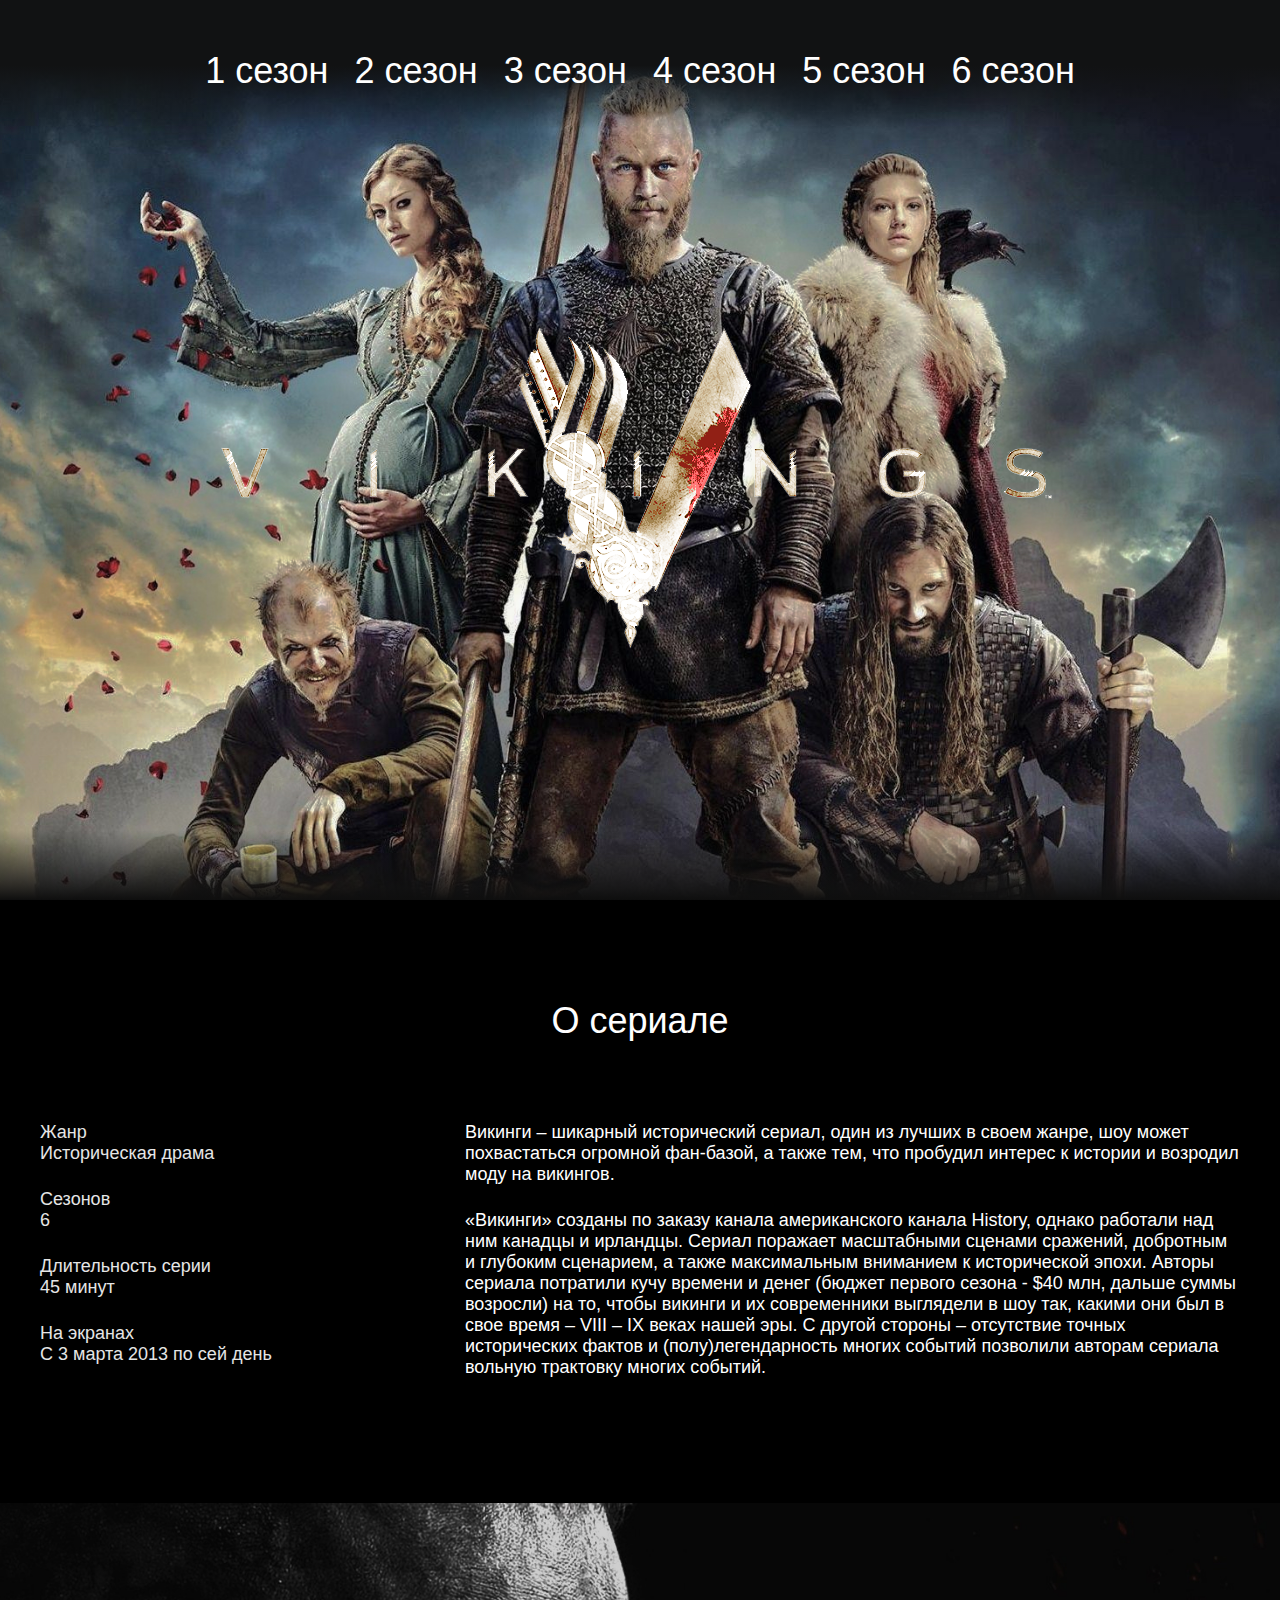
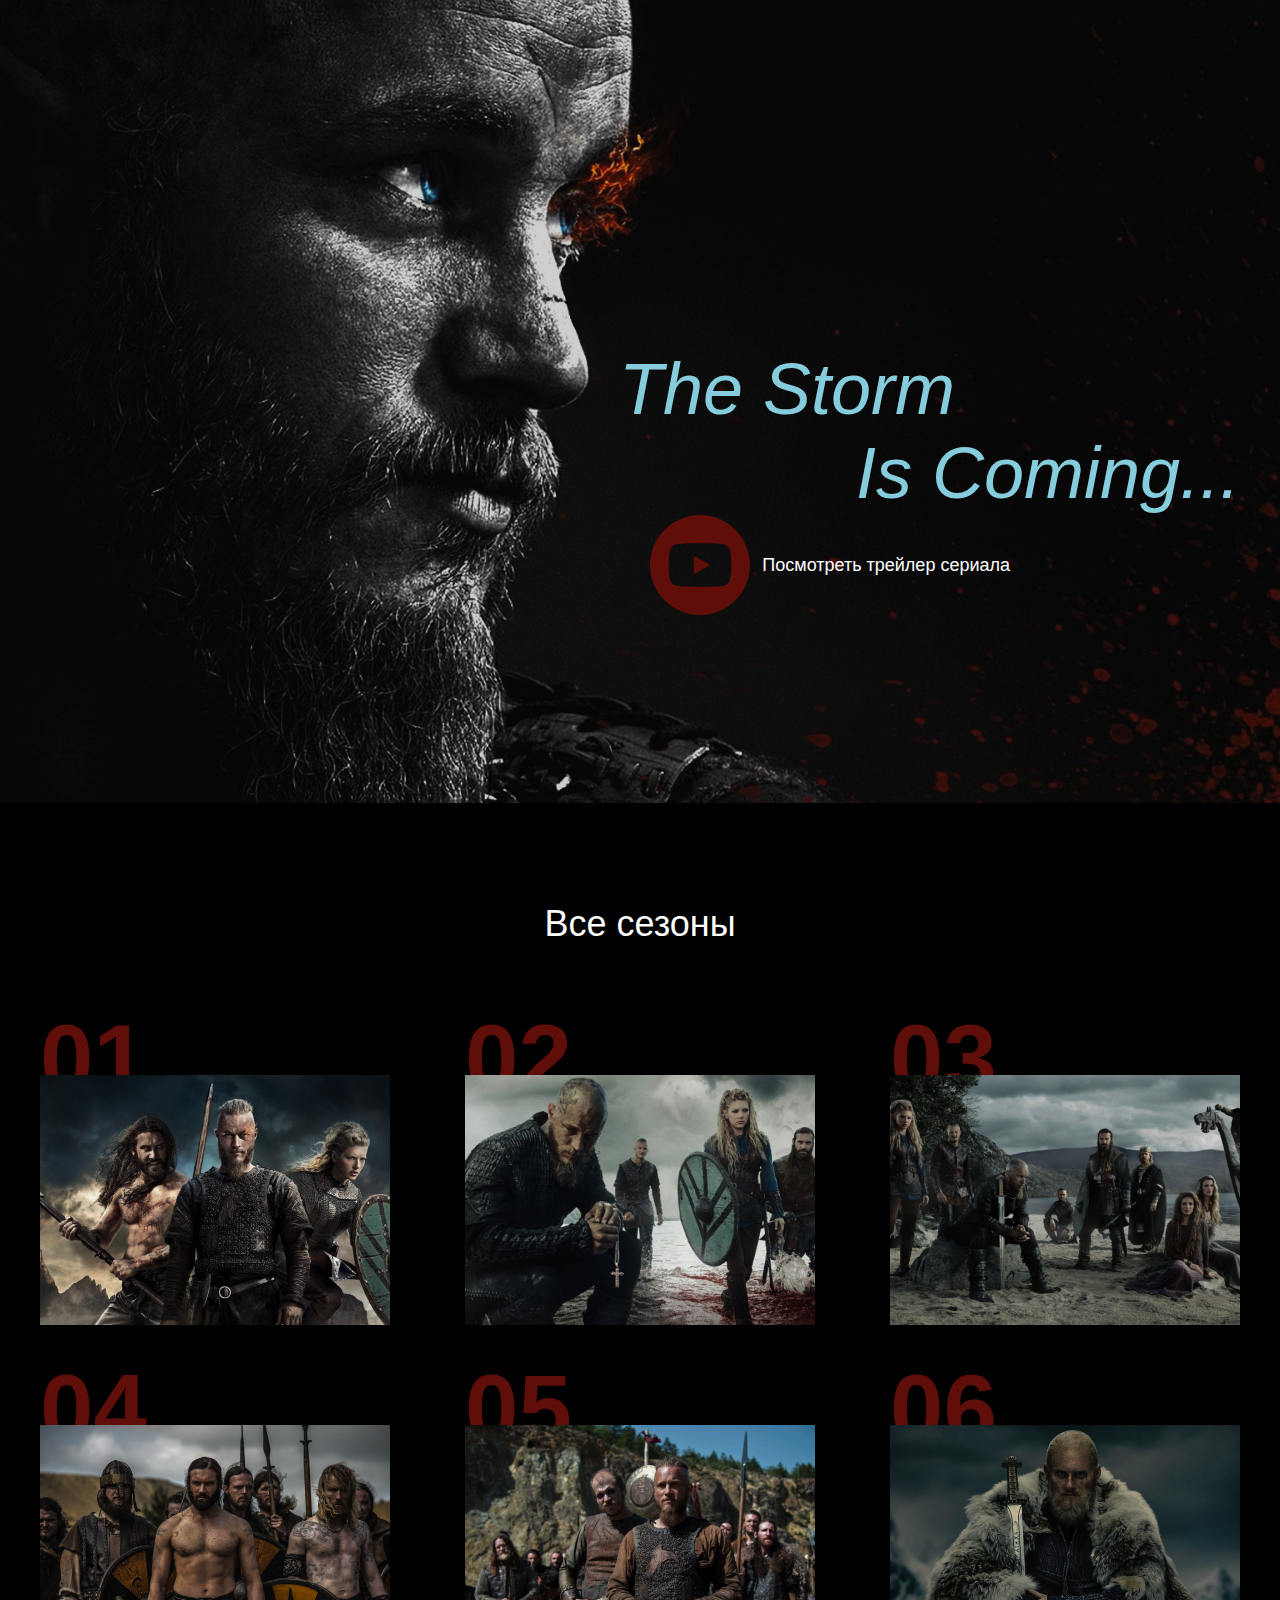
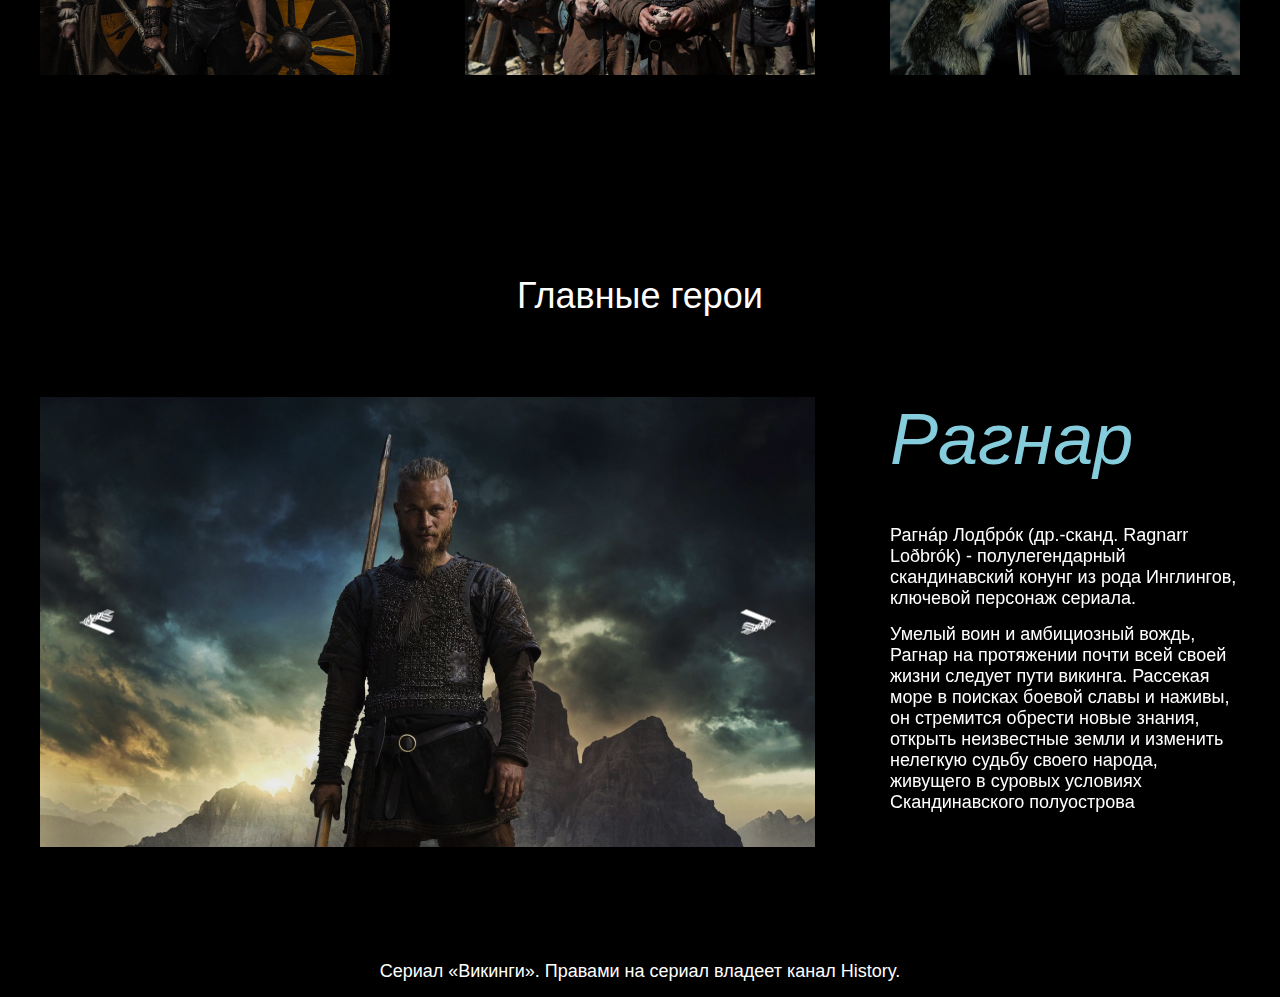
<file: index.html>
<!DOCTYPE html>
<html lang="en">

<head>

  <meta charset="UTF-8">
  <meta name="viewport" content="width=device-width, initial-scale=1.0">
  <meta http-equiv="X-UA-Compatible" content="ie=edge">
  <title>Vikingi</title>
  <link rel="stylesheet" href="css/normalize.css">
  <link rel="stylesheet" href="css/slick.css">
  <link rel="stylesheet" href="css/jquery.fancybox.css">
  <link rel="stylesheet" href="css/style.css">

</head>

<body>

  <header class="header">
    <nav class="menu">
      <ul class="menu__list">

        <li class="menu__list-item">
          <a href="season-1.html" class="menu__list-link">1 сезон</a>
        </li>
        <li class="menu__list-item">
          <a href="season-2.html" class="menu__list-link">2 сезон</a>
        </li>
        <li class="menu__list-item">
          <a href="season-3.html" class="menu__list-link">3 сезон</a>
        </li>
        <li class="menu__list-item">
          <a href="season-4.html" class="menu__list-link">4 сезон</a>
        </li>
        <li class="menu__list-item">
          <a href="season-5.html" class="menu__list-link">5 сезон</a>
        </li>
        <li class="menu__list-item">
          <a href="season-6.html" class="menu__list-link">6 сезон</a>
        </li>

      </ul>
    </nav>
    <div class="logo">
      <img src="/images/logo.png" alt="Логотип Vikingi">
    </div>
  </header>

  <section class="about section-page">
    <div class="container">
      <h3 class="title">О сериале</h3>
      <div class="about__inner">
        <ul class="about__info">

          <li class="about__info-item">Жанр
            <span>Историческая драма</span>
          </li>

          <li class="about__info-item">Сезонов
            <span>6</span>
          </li>
          
          <li class="about__info-item">Длительность серии
            <span>45 минут</span>
          </li>

          <li class="about__info-item">На экранах
            <span>С 3 марта 2013 по сей день</span>
          </li>
          
        </ul>

        <div class="about__text">
          <p>Викинги – шикарный исторический сериал, один из лучших в своем жанре, шоу может похвастаться огромной
            фан-базой, а также тем, что пробудил интерес к истории и возродил моду на викингов.
          </p>

          <p> «Викинги» созданы по заказу канала американского канала History, однако работали над ним канадцы и
            ирландцы. Сериал поражает масштабными сценами сражений, добротным и глубоким сценарием, а также максимальным
            вниманием к исторической эпохи. Авторы сериала потратили кучу времени и денег (бюджет первого сезона - $40
            млн, дальше суммы возросли) на то, чтобы викинги и их современники выглядели в шоу так, какими они был в
            свое время – VIII – IX веках нашей эры. С другой стороны – отсутствие точных исторических фактов и
            (полу)легендарность многих событий позволили авторам сериала вольную трактовку многих событий.
          </p>
        </div>

      </div>
    </div>
  </section>

  <section class="video">
    <div class="container">
      <h3 class="video__text">
        <span>The Storm</span>Is Coming...
      </h3>
      <a class="video__btn" data-fancybox href="https://youtu.be/9smIVyrAnS4">Посмотреть трейлер сериала</a>
    </div>
  </section>

  <section class="seasons section-page">
    <div class="container">
      <h3 class="title">Все сезоны</h3>

      <ol class="seasons__inner">
        <li class="seasons__item" style="background-image: url('images/seasons-img-1.jpg')">
          <a href="season-1.html" class="seasons__link">Смотреть</a>
        </li>
        <li class="seasons__item" style="background-image: url('images/seasons-img-2.jpg')">
          <a href="season-2.html" class="seasons__link">Смотреть</a>
        </li>
        <li class="seasons__item" style="background-image: url('images/seasons-img-3.jpg')">
          <a href="season-3.html" class="seasons__link">Смотреть</a>
        </li>
        <li class="seasons__item" style="background-image: url('images/seasons-img-4.jpg')">
          <a href="season-4.html" class="seasons__link">Смотреть</a>
        </li>
        <li class="seasons__item" style="background-image: url('images/seasons-img-5.jpg')">
          <a href="season-5.html" class="seasons__link">Смотреть</a>
        </li>
        <li class="seasons__item" style="background-image: url('images/seasons-img-6.jpg')">
          <a href="season-6.html" class="seasons__link">Смотреть</a>
        </li>
      </ol>

    </div>
  </section>

  <section class="heroes section-page">
    <div class="container">
      <h3 class="title">Главные герои</h3>
      <div class="heroes__inner">
        <div class="heroes__slider-img">
          <img class="heroes__img" src="images/hero-1.jpg" alt="">
          <img class="heroes__img" src="images/hero-1.jpg" alt="">
          <img class="heroes__img" src="images/hero-1.jpg" alt="">
        </div>
        <div class="heroes__slider-text">
          <div class="heroes__text">
            <h4 class="heroes__name">Рагнар</h4>
            <p>Рагна́р Лодбро́к (др.-сканд. Ragnarr Loðbrók) - полулегендарный скандинавский конунг из рода Инглингов,
              ключевой персонаж сериала.
            </p>

            <p>Умелый воин и амбициозный вождь, Рагнар на протяжении почти всей своей жизни следует пути викинга.
              Рассекая море в поисках боевой славы и наживы, он стремится обрести новые знания, открыть неизвестные
              земли и изменить нелегкую судьбу своего народа, живущего в суровых условиях Скандинавского полуострова
            </p>
          </div>

          <div class="heroes__text">
            <h4 class="heroes__name">Рагнар2</h4>
            <p>Рагна́р Лодбро́к (др.-сканд. Ragnarr Loðbrók) - полулегендарный скандинавский конунг из рода Инглингов,
              ключевой персонаж сериала.
            </p>

            <p>Умелый воин и амбициозный вождь, Рагнар на протяжении почти всей своей жизни следует пути викинга.
              Рассекая море в поисках боевой славы и наживы, он стремится обрести новые знания, открыть неизвестные
              земли и изменить нелегкую судьбу своего народа, живущего в суровых условиях Скандинавского полуострова
            </p>
          </div>

          <div class="heroes__text">
            <h4 class="heroes__name">Рагнар3</h4>
            <p>Рагна́р Лодбро́к (др.-сканд. Ragnarr Loðbrók) - полулегендарный скандинавский конунг из рода Инглингов,
              ключевой персонаж сериала.
            </p>

            <p>Lorem ipsum dolor sit amet, consectetur adipisicing elit. Et fugiat cum harum similique corrupti optio,
              culpa inventore aspernatur, perspiciatis aperiam, veniam animi omnis esse? Distinctio ex reiciendis soluta
              enim illo.
            </p>
          </div>

        </div>
      </div>
    </div>
  </section>

  <footer class="footer">
    <div class="container">
      <p class="copy">
        Сериал «Викинги». Правами на сериал владеет канал History.
      </p>
    </div>
  </footer>

  <script src="https://ajax.googleapis.com/ajax/libs/jquery/3.4.1/jquery.min.js"></script>
  <script src="js/slick.min.js"></script>
  <script src="js/jquery.fancybox.min.js"></script>
  <script src="js/main.js"></script>
</body>
</html>
</file>
<file: css/style.css>
/*Обнуление*/
* {
	padding: 0;
	margin: 0;
	border: 0;
}
*,
*:before,
*:after {
	-moz-box-sizing: border-box;
	-webkit-box-sizing: border-box;
	box-sizing: border-box;
}
:focus,
:active {
	outline: none;
}
a:focus,
a:active {
	outline: none;
}

nav,
footer,
header,
aside {
	display: block;
}
html {
	/* background-color: #000; */
}
html,
body {
	height: 100%;
	width: 100%;
	font-size: 100%;
	line-height: 1;
	font-size: 10px;
	-ms-text-size-adjust: 100%;
	-moz-text-size-adjust: 100%;
	-webkit-text-size-adjust: 100%;
}
input,
button,
textarea {
	font-family: inherit;
}

input::-ms-clear {
	display: none;
}
button {
	cursor: pointer;
}
button::-moz-focus-inner {
	padding: 0;
	border: 0;
}
a,
a:visited {
	text-decoration: none;
	color: inherit;
}
a:hover {
	text-decoration: none;
}
ul li {
	list-style: none;
}
img {
	vertical-align: top;
}

h1,
h2,
h3,
h4,
h5,
h6 {
	margin: 0;
}
/*--------------------*/
:root {
	--color__site: #ff9900;
}

body {
  color: #fff;
  background-color: #000;
  font-family: "Roboto Condensed", sans-serif;
	font-weight: 400;
	font-size: 18px;
	line-height: 21px;
}

.container {
  max-width: 1230px;
  padding: 0 15px;
  margin: 0 auto;
}

.section-page {
  padding: 100px 0;
}

.title {
  margin-bottom: 80px;
  text-align: center;
  font-size: 36px;
  font-weight: 400;
  line-height: 42px;
}

/* ----- Header ----- */

.header {
  background-image: url(../images/header-bg.jpg);
  background-repeat: no-repeat;
  background-size: cover;
  background-position: center 50px;
  height: 100vh;
  text-align: center;
  position: relative;
}

.header::after {
	content: "";
	position: absolute; 
	height: 70px;
	bottom: 0;
	left: 0;
	width: 100%;
	background: linear-gradient(180deg, #0e0e0e 0%, rgba(17, 17, 17, 0.850295) 16.53%, rgba(32, 31, 33, 0) 100%);
	transform: rotate(180deg); 
}

.menu {
  padding: 50px 0 58px;
	background: linear-gradient(180deg, #111213 0%, #111213 43.62%, rgba(32, 31, 33, 0) 86.33%);

}

.menu__list {
  display: flex;
  justify-content: center;
}

.menu__list-item {
  padding: 0 13px;
}

.menu__list-link {
	font-size: 36px;
	line-height: 42px;
}

.menu__list-link--active,
.menu__list-link:hover,
.menu__list-link:focus {
  color: #85ccdc;
	text-decoration: underline;
}

.logo {
  padding-top: 178px;
}

/* /header */
/* about */

.about__inner {
	display: flex;
}

.about__info {
	width: 375px;
	margin-right: 50px;
	flex: none;
}

.about__info-item {
	margin-bottom: 25px;
	color: #e5e5e5;
}

.about__info-item span {
	display: block;
}

.about__text p {
	margin-bottom: 25px;
}

/* /about */
/* video */

.video {
  background-image: url(../images/video-bg.jpg);
  height: 100vh;
	background-size: cover;
	background-position: center center;
	background-repeat: no-repeat;
	text-align: right;
}

.video__text {
  font-style: italic;
	font-weight: 300;
	font-size: 72px;
	line-height: 84px;
	color: #85ccdc;
	padding-top: 444px;
	margin-bottom: 40px;
}

.video__text span {
	display: block;
	padding-right: 285px;
}

.video__btn {
	padding-left: 112px;
	position: relative;
	margin-right: 230px;
}

.video__btn::before {
	content: "";
	position: absolute;
	top: -40px;
	left: 0;
	height: 100px;
	width: 100px;
	background-image: url(../images/youtube-btn.svg);
	background-repeat: no-repeat;
}

/* /video */
/* seasons */

.seasons__inner {
	display: grid;
  grid-template-columns: 1fr 1fr 1fr;
  grid-gap: 100px 75px;
  counter-reset: number;
  padding-top: 50px;
}

.seasons__item {
  width: 350px;
  height: 250px;
  background-repeat: no-repeat;
  background-size: cover;
  background-position: center center;
  list-style: none;
  position: relative;
  display: flex;
  justify-content: center;
  align-items: center;
}

.seasons__item:hover .seasons__link {
	opacity: 1;
}

.seasons__item:hover::after {
	content: "";
	position: absolute;
	top: 0;
	left: 0;
	right: 0;
	bottom: 0;
	background-color: rgba(14, 14, 14, 0.8);
}

.seasons__item::before {
	content: "0" counter(number);
	counter-increment: number;
	position: absolute;
	font-weight: bold;
	font-size: 96px;
	line-height: 112px;
	color: #600e09;
	left: 0;
	top: -72px;
	z-index: -1;
}

.seasons__item:nth-child(10n-10)::before {
	content: counter(number);

}
.seasons__item:hover::before {
	top: -90px;
}

.seasons__link {
	font-size: 36px;
	line-height: 42px;
	padding: 12px 78px 11px;
	background-color: #0e0e0e;
	opacity: 0;
	transition: all 0.3s;
	z-index: 2;
}
/* /seasons */
/* heroes */
.heroes__inner {
	display: flex;
	justify-content: space-between;
}

.heroes__slider-img {
	max-width: 775px;
}

.heroes__slider-text {
	max-width: 350px;
}

.slick-btn {
	position: absolute;
	top: 50%;
	transform: translateY(-50%);
	border: none;
	background-color: transparent;
	z-index: 5;
}

.slick-prev {
	left: 38px;
}

.slick-next {
	right: 38px;
}

.heroes__name {
	font-style: italic;
	font-weight: 300;
	font-size: 72px;
	line-height: 84px;
	color: #85ccdc;
	margin-bottom: 44px;
}

.heroes__text p {
	margin-bottom: 15px;
}
/* /heroes */
/* footer */
.copy {
	padding: 14px 0 15px;
	text-align: center;
}

/* /footer */
/* ***************************************************** */
/* Start season-1 */
.page-header {
	background-image: url(../img/season-1-bg.jpg);
	background-repeat: no-repeat;
	background-position: center center;
	background-size: cover;
	height: 90vh;
	position: relative;
}

.menu__container{
	max-width: 1385px;
	margin: 0 auto;
	position: relative;
}


.page-logo{
	position: absolute;
	left: 0;
}

.season-info {
	position: absolute;
	max-width: 1385px;
	display: flex;
	padding: 44px 47px 64px 35px;
	background-color: #0e0e0e;
	bottom: 0;
	left: 0;
	right: 0;
	margin: 0 auto;
}

.season-info__num {
	font-weight: bold;
	font-size: 96px;
	line-height: 56px;
	text-align: center;
	margin-right: 51px;
}

.season-info__num span {
	display: block;
	font-size: 36px;
	line-height: 42px;
}

.season-info__text p {
	margin-bottom: 15px;
}
/* End season-1 */
</file>
